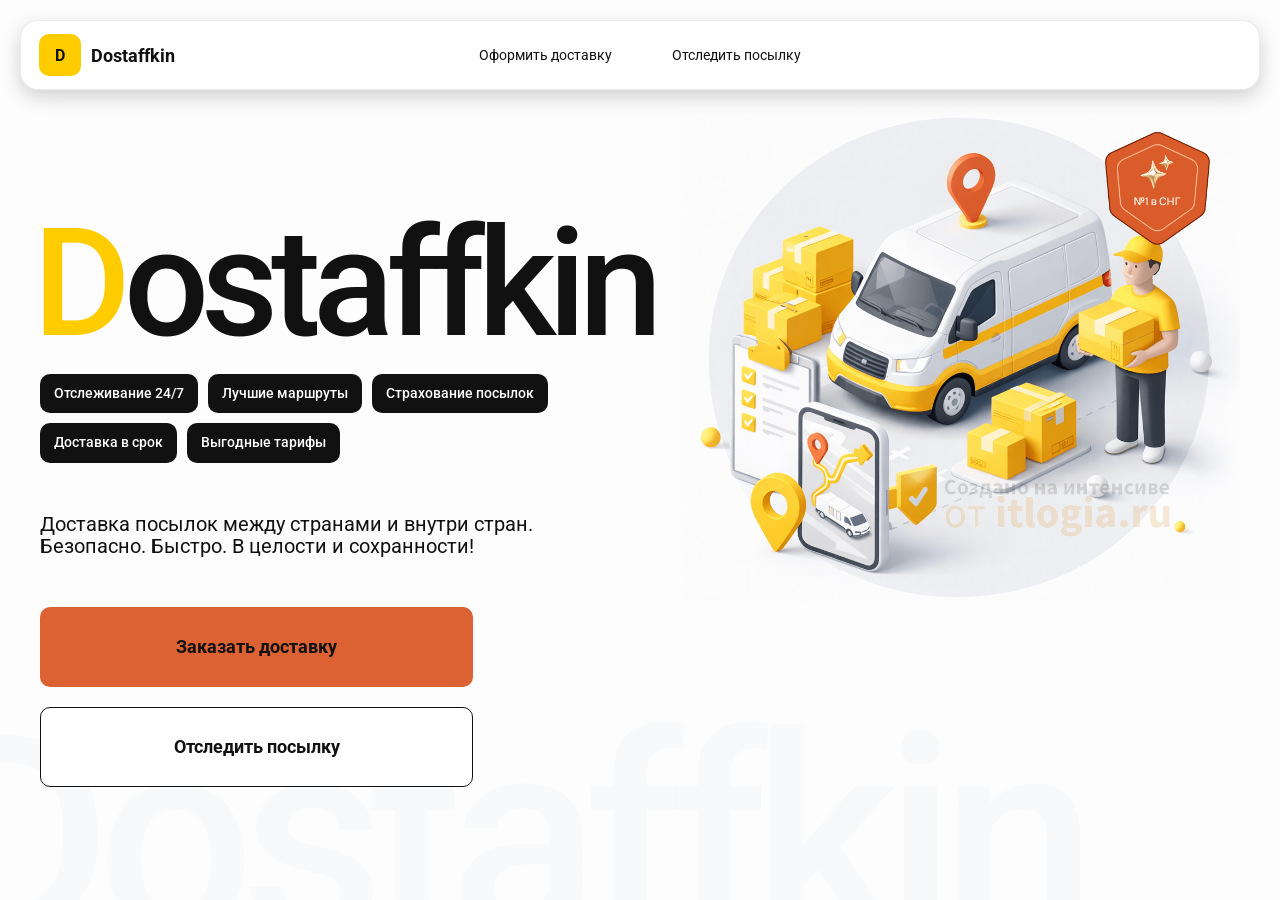
<file: index.html>
<!doctype html>
<html lang="ru">

<head>
  <meta charset="utf-8" />
  <meta name="viewport" content="width=device-width,initial-scale=1,maximum-scale=1,user-scalable=0" />
  <title>Dostaffkin — Доставка посылок между странами и внутри стран. Безопасно. Быстро. В целости и сохранности!
  </title>
  <link href="styles/base.css" rel="stylesheet" />
  <link href="styles/base_adaptive.css" rel="stylesheet" />
  <link href="styles/index.css" rel="stylesheet" />
  <link href="styles/index_adaptive.css" rel="stylesheet" />
</head>

<body>
  <div class="container">
    <header class="header">
      <a class="header-brand" href="#">
        <div class="header-logo">D</div>
        <div class="header-title">Dostaffkin</div>
      </a>
      <nav class="header-menu">
        <a class="header-link" href="./order.html">Оформить <span>доставку</span></a>
        <a class="header-link" href="./track.html">Отследить <span>посылку</span></a>
      </nav>
    </header>
    <main class="main">
      <section class="main-info">
        <div class="main-title">
          <span>D</span>ostaffkin
        </div>
        <div class="main-features">
          <div class="main-feature">Отслеживание 24/7</div>
          <div class="main-feature">Лучшие маршруты</div>
          <div class="main-feature">Страхование посылок</div>
          <div class="main-feature">Доставка в срок</div>
          <div class="main-feature">Выгодные тарифы</div>
        </div>
        <div class="main-description">
          Доставка посылок между странами и внутри стран.
          Безопасно. Быстро. В целости и сохранности!
        </div>
        <div class="main-actions">
          <a class="button" type="button" href="./order.html">Заказать доставку</a>
          <a class="button button-white" type="button" href="./track.html">Отследить посылку</a>
        </div>

      </section>
      <div class="main-title-ghost">Dostaffkin</div>
      <section class="main-image">
        <img src="images/main-image.png" alt="Main image" />
      </section>
    </main>
  </div>
</body>

</html>
</file>
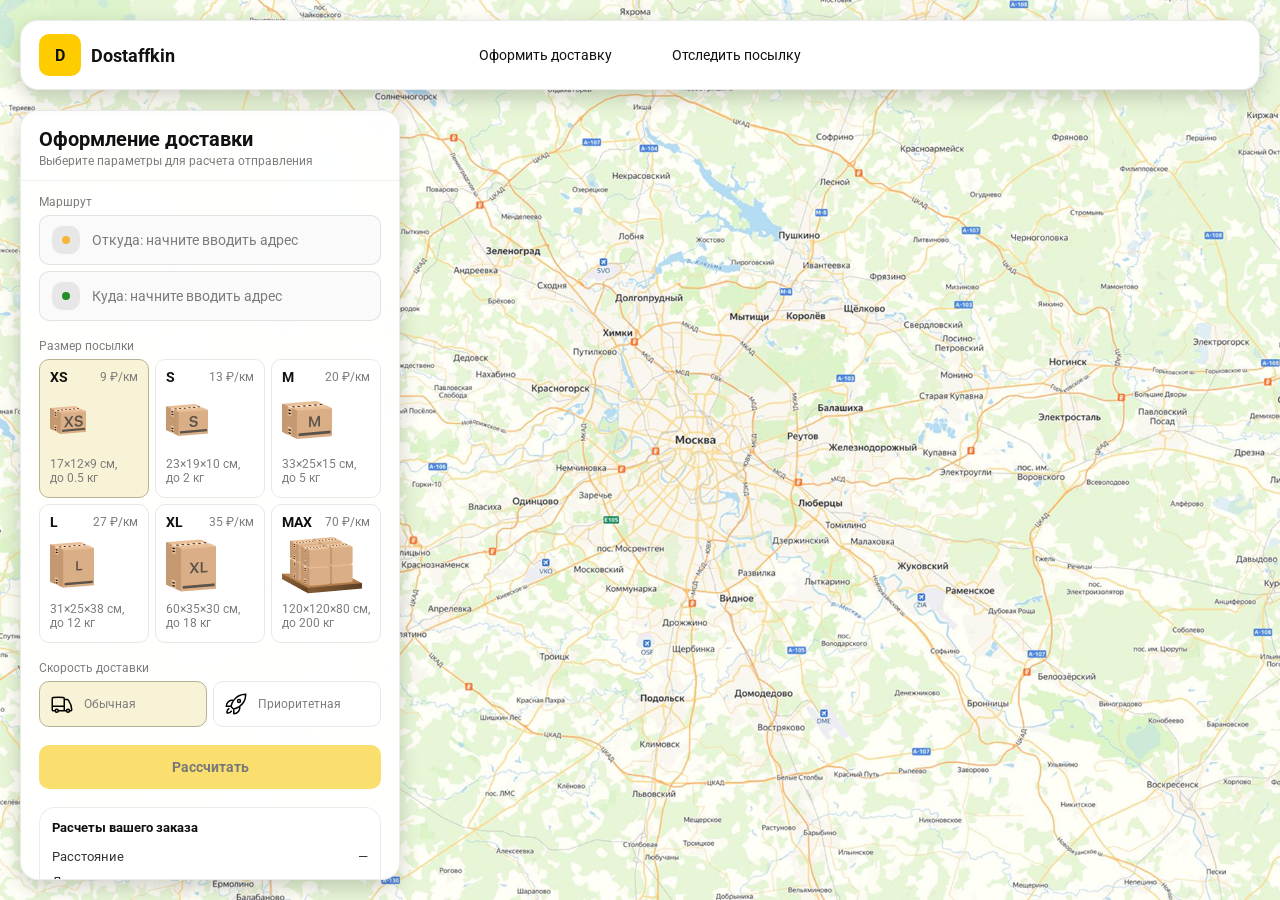
<file: order.html>
<!doctype html>
<html lang="ru">

<head>
  <meta charset="utf-8" />
  <meta name="viewport" content="width=device-width,initial-scale=1,maximum-scale=1,user-scalable=0" />
  <title>Оформление доставки</title>

  <link rel="stylesheet" href="styles/base.css" />
  <link rel="stylesheet" href="styles/base_adaptive.css" />

  <link rel="stylesheet" href="styles/order.css" />
  <link rel="stylesheet" href="styles/order_adaptive.css" />
</head>

<body>
  <div id="map"></div>
  <header class="header">
    <a class="header-brand" href="./index.html">
      <div class="header-logo">D</div>
      <div class="header-title">Dostaffkin</div>
    </a>
    <nav class="header-menu">
      <a class="header-link" href="#">Оформить <span>доставку</span></a>
      <a class="header-link" href="./track.html">Отследить <span>посылку</span></a>
    </nav>
  </header>
  <aside class="main" id="sidebar">
    <div class="main-header">
      <div class="main-title">Оформление доставки</div>
      <div class="main-text">Выберите параметры для расчета отправления</div>
    </div>
    <div class="main-content">
      <div class="main-route">
        <div class="main-block-title">Маршрут</div>
        <div class="main-fields">
          <div class="main-field" id="fromField">
            <div class="main-pin"></div>
            <input id="from" placeholder="Откуда: начните вводить адрес" autocomplete="off" />
            <div class="main-ac" id="fromAc" role="listbox" aria-label="Подсказки адресов"></div>
          </div>
          <div class="main-field" id="toField">
            <div class="main-pin"></div>
            <input id="to" placeholder="Куда: начните вводить адрес" autocomplete="off" />
            <div class="main-ac" id="toAc" role="listbox" aria-label="Подсказки адресов"></div>
          </div>
        </div>
      </div>

      <div class="main-package">
        <div class="main-block-title">Размер посылки</div>

        <div class="main-sizes">
          <div class="main-size-card is-active" data-value="xs">
            <div class="main-size-top">
              <div class="main-size-label">XS</div>
              <div class="main-size-rate">9 ₽/км</div>
            </div>
            <div class="main-size-media">
              <img src="images/sizes/xs.png" alt="Короб XS" />
            </div>
            <div class="main-size-description">17×12×9 см,<br>до 0.5 кг</div>
          </div>

          <div class="main-size-card" data-value="s">
            <div class="main-size-top">
              <div class="main-size-label">S</div>
              <div class="main-size-rate">13 ₽/км</div>
            </div>
            <div class="main-size-media">
              <img src="images/sizes/s.png" alt="Короб S" />
            </div>
            <div class="main-size-description">23×19×10 см,<br>до 2 кг</div>
          </div>

          <div class="main-size-card" data-value="m">
            <div class="main-size-top">
              <div class="main-size-label">M</div>
              <div class="main-size-rate">20 ₽/км</div>
            </div>
            <div class="main-size-media">
              <img src="images/sizes/m.png" alt="Короб M" />
            </div>
            <div class="main-size-description">33×25×15 см,<br>до 5 кг</div>
          </div>

          <div class="main-size-card" data-value="l">
            <div class="main-size-top">
              <div class="main-size-label">L</div>
              <div class="main-size-rate">27 ₽/км</div>
            </div>
            <div class="main-size-media">
              <img src="images/sizes/l.png" alt="Короб L" />
            </div>
            <div class="main-size-description">31×25×38 см,<br>до 12 кг</div>
          </div>

          <div class="main-size-card" data-value="xl">
            <div class="main-size-top">
              <div class="main-size-label">XL</div>
              <div class="main-size-rate">35 ₽/км</div>
            </div>
            <div class="main-size-media">
              <img src="images/sizes/xl.png" alt="Короб XL" />
            </div>
            <div class="main-size-description">60×35×30 см,<br>до 18 кг</div>
          </div>

          <div class="main-size-card" data-value="max">
            <div class="main-size-top">
              <div class="main-size-label">MAX</div>
              <div class="main-size-rate">70 ₽/км</div>
            </div>
            <div class="main-size-media main-size-media-palleta">
              <img src="images/sizes/max.png" alt="Паллета" />
            </div>
            <div class="main-size-description">120×120×80 см,<br>до 200 кг</div>
          </div>
        </div>
      </div>

      <div class="main-speed">
        <div class="main-block-title">Скорость доставки</div>

        <div class="main-speeds">
          <div class="main-speed-card is-active" data-value="regular">
            <img class="main-speed-media" src="images/icons/regular.svg" alt="Regular" />
            <div class="main-speed-description">Обычная</div>
          </div>
          <div class="main-speed-card" data-value="fast">
            <img class="main-speed-media" src="images/icons/fast.svg" alt="Fast" />
            <div class="main-speed-description">Приоритетная</div>
          </div>

        </div>
      </div>
      <div class="main-calculate-block">
        <button id="calc" class="button calculate-button" type="button" disabled>Рассчитать</button>
      </div>
      <div class="main-result" id="result">
        <div class="main-result-title">Расчеты вашего заказа</div>
        <div class="main-result-lines">
          <div class="main-result-line"><span>Расстояние</span><span id="distanceValue">—</span></div>
          <div class="main-result-line"><span>Доставим через</span><span id="durationValue">—</span></div>
          <div class="main-result-line"><span>Тариф</span><span id="rateValue">—</span></div>
        </div>
        <div class="main-price">
          <div class="main-price-label">Итого</div>
          <div class="main-price-value" id="totalValue">—</div>
        </div>
      </div>

      <div class="main-order-box">
        <div class="main-order-form" id="orderForm">
          <div class="main-order-title">Оформление доставки</div>
          <div class="main-block-info-row">
            <div class="main-block-title">Контакты</div>
            <div class="order-fields">
              <div class="main-field">
                <input id="customerName" placeholder="Ваше имя" autocomplete="off" />
              </div>
              <div class="main-field">
                <input id="customerPhone" placeholder="Ваш телефон" autocomplete="off" inputmode="tel" />
              </div>
            </div>
          </div>
          <div class="main-block-info-row extra-info">
            <div class="main-block-title">Дополнительная информация</div>
            <div class="main-field textarea">
              <textarea id="comment" placeholder="Детали доставки и комментарии"></textarea>
            </div>
          </div>
          <button id="submit" class="button main-submit-request" type="button" disabled>Отправить
            заявку
          </button>
        </div>

        <div class="main-order-success" id="orderSuccess">
          <div class="main-success-icon">✓</div>
          <div class="main-success-title">Заявка отправлена!</div>
          <div class="main-success-title">Номер отправления – <span id="orderId"></span></div>
          <div class="main-success-subtitle">Мы скоро свяжемся с вами</div>
        </div>
      </div>
    </div>
  </aside>
</body>

</html>
</file>
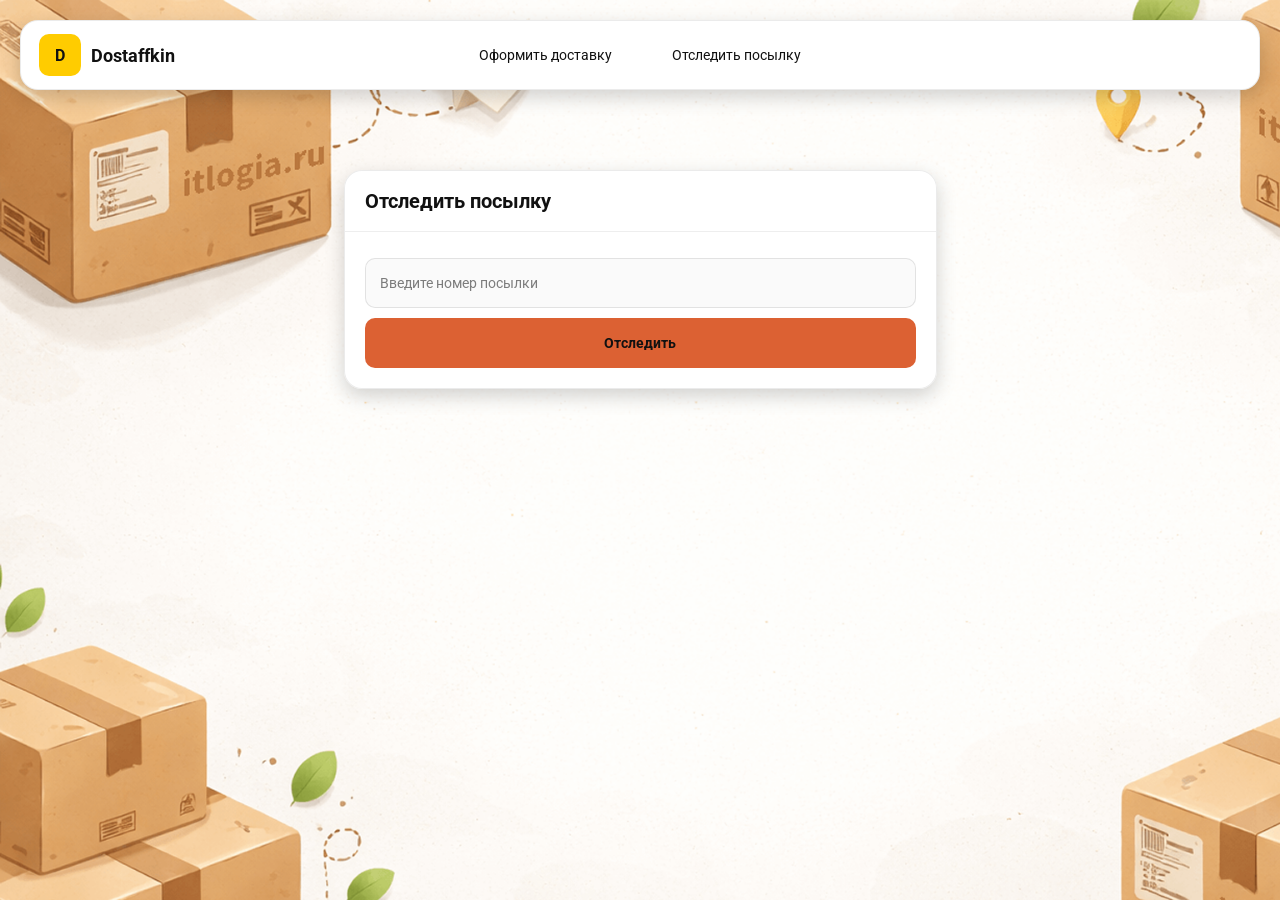
<file: track.html>
<!doctype html>
<html lang="ru">

<head>
  <meta charset="utf-8" />
  <meta name="viewport" content="width=device-width,initial-scale=1,maximum-scale=1,user-scalable=0" />
  <title>Отследить посылку</title>
  <link rel="stylesheet" href="styles/base.css" />
  <link rel="stylesheet" href="styles/base_adaptive.css" />

  <link rel="stylesheet" href="styles/track.css" />
  <link rel="stylesheet" href="styles/track_adaptive.css" />
</head>

<body>
  <div class="container">
    <header class="header">
      <a class="header-brand" href="./index.html">
        <div class="header-logo">D</div>
        <div class="header-title">Dostaffkin</div>
      </a>
      <nav class="header-menu">
        <a class="header-link" href="./order.html">Оформить <span>доставку</span></a>
        <a class="header-link" href="#">Отследить <span>посылку</span></a>
      </nav>
    </header>

    <main class="track-content">
      <section class="track-card track-search">
        <div class="track-title">Отследить посылку</div>
        <div class="track-action">
          <div class="main-field track-field">
            <input id="trackNumber" placeholder="Введите номер посылки" autocomplete="off" />
          </div>
          <button id="trackButton" class="button track-button" type="button">Отследить</button>
        </div>
      </section>

      <section class="track-card track-result" id="trackResult">
        <div class="track-result-header">
          <div class="track-id" id="trackIdValue"></div>
          <div class="track-routes">
            <div class="track-route">
              <div class="track-route-pin">
                <svg xmlns="http://www.w3.org/2000/svg" fill="none" viewBox="0 0 24 24" stroke-width="1.5"
                  stroke="orange" class="size-6">
                  <path stroke-linecap="round" stroke-linejoin="round" d="M15 10.5a3 3 0 1 1-6 0 3 3 0 0 1 6 0Z" />
                  <path stroke-linecap="round" stroke-linejoin="round"
                    d="M19.5 10.5c0 7.142-7.5 11.25-7.5 11.25S4.5 17.642 4.5 10.5a7.5 7.5 0 1 1 15 0Z" />
                </svg>
              </div>
              <div class="track-route-address" id="trackFromValue">
                Откуда: Москва, улица Арбат, 1
              </div>
            </div>
            <div class="track-route track-route-arrow">
              <svg xmlns="http://www.w3.org/2000/svg" fill="none" viewBox="0 0 24 24" stroke-width="1.5"
                stroke="currentColor" class="size-6">
                <path stroke-linecap="round" stroke-linejoin="round" d="M19.5 13.5 12 21m0 0-7.5-7.5M12 21V3" />
              </svg>
            </div>
            <div class="track-route">
              <div class="track-route-pin">
                <svg xmlns="http://www.w3.org/2000/svg" fill="none" viewBox="0 0 24 24" stroke-width="1.5"
                  stroke="green" class="size-6">
                  <path stroke-linecap="round" stroke-linejoin="round" d="M15 10.5a3 3 0 1 1-6 0 3 3 0 0 1 6 0Z" />
                  <path stroke-linecap="round" stroke-linejoin="round"
                    d="M19.5 10.5c0 7.142-7.5 11.25-7.5 11.25S4.5 17.642 4.5 10.5a7.5 7.5 0 1 1 15 0Z" />
                </svg>
              </div>
              <div class="track-route-address" id="trackToValue">
                Куда: Минск, проспект Независимости, 58
              </div>
            </div>
          </div>
        </div>
        <div class="track-info">
          <div class="track-status-title">Статус данной посылки:</div>
          <div class="track-status-list" id="trackStatusList">


            <div class="track-status created">
              <img src="images/icons/created.svg" class="track-status-icon" alt="Created">
              <div class="track-status-text">
                <div class="track-status-text-state">Создан</div>
                <div class="track-status-text-date">10.01.2026</div>
              </div>
            </div>

            <div class="track-status in-way">
              <img src="images/icons/in-way.svg" class="track-status-icon" alt="In way">
              <div class="track-status-text">
                <div class="track-status-text-state">В пути: Москва</div>
                <div class="track-status-text-date">18.01.2026</div>
              </div>
            </div>

            <div class="track-status ready">
              <img src="images/icons/ready.svg" class="track-status-icon" alt="Ready">
              <div class="track-status-text">
                <div class="track-status-text-state">Готов к выдаче</div>
                <div class="track-status-text-date">25.01.2026</div>
              </div>
            </div>

            <div class="track-status done">
              <img src="images/icons/done.svg" class="track-status-icon" alt="Done">
              <div class="track-status-text">
                <div class="track-status-text-state">Вручен</div>
                <div class="track-status-text-date">27.01.2026</div>
              </div>
            </div>

          </div>
        </div>
      </section>

    </main>

  </div>
</body>

</html>
</file>
<file: styles/base.css>
*, *::before, *::after {
    box-sizing: border-box;
}

@font-face {
    font-family: "Roboto";
    src: url("../fonts/Roboto-Regular.ttf");
    font-weight: normal;
}

@font-face {
    font-family: "Roboto";
    src: url("../fonts/Roboto-Bold.ttf");
    font-weight: bold;
}

@font-face {
    font-family: "Roboto";
    src: url("../fonts/Roboto-Medium.ttf");
    font-weight: 500;
}

html, body {
    margin: 0;
    color: #111111;
    font-family: "Roboto", sans-serif;
}

body {
    background: #FDFDFD;
}

.header {
    border-radius: 18px;
    box-shadow: 0 7px 20px 0 #0000002E;
    backdrop-filter: blur(10px);
    background: #ffffff;
    left: 20px;
    border: 1px solid rgba(0, 0, 0, 0.08);
    position: fixed;
    right: 20px;
    top: 20px;
    padding: 14px 18px;
    height: 70px;
    display: flex;
    align-items: center;
    z-index: 6;
}

.header-brand {
    display: flex;
    align-items: center;
    text-decoration: none;
    gap: 10px;
}

.header-logo {
    width: 42px;
    height: 42px;
    border-radius: 10px;
    background: #FFCC00;
    display: grid;
    place-items: center;
    font-weight: bold;
    color: #111;
}

.header-title {
    font-size: 18px;
    font-weight: bold;
    color: #111111;
    text-decoration: none;
}

.header-menu {
    display: flex;
    align-items: center;
    gap: 60px;
    margin: 0;
    position: absolute;
    left: 50%;
    transform: translateX(-50%);
}

.header-link {
    font-size: 14px;
    color: #111111;
    text-decoration: none;
}

.button {
    border: 0;
    outline: none;
    height: 44px;
    border-radius: 10px;
    font-size: 14px;
    font-weight: bold;
    cursor: pointer;
    font-family: inherit;
    transition: transform .08s ease, opacity .12s ease;
    background: #DC6133;
    color: #111111;
    text-align: center;
    text-decoration: none;
}

.button:hover {
    background-color: #E5BC19;
}

.button:disabled {
    cursor: not-allowed;
    background-color: #FADE6E;
    color: #787878;
    transform: none;
}

.button.button-white {
    background: #ffffff;
    border: 1px solid #111111;
}

.button.button-white:hover {
    background: rgb(241 241 241);
}

.main-field {
    display: flex;
    align-items: center;
    margin-top: 6px;
    gap: 10px;
    border: 1px solid #1111111A;
    background: #FAFAFA;
    border-radius: 10px;
    padding: 10px 12px;
    position: relative;
    box-sizing: border-box;
    height: 50px;
}

.main-field.textarea {
    height: auto;
}

.main-pin {
    width: 28px;
    height: 28px;
    border-radius: 10px;
    background: rgba(17, 17, 17, 0.08);
    display: grid;
    place-items: center;
    flex: 0 0 auto;
    position: relative;
}

.main-pin::before {
    content: "";
    width: 8px;
    height: 8px;
    border-radius: 999px;
    background: orange;
    opacity: .75;
    display: block;
}

.main-field:last-child .main-pin::before {
    background: green;
    opacity: .85;
}

input, textarea {
    width: 100%;
    border: 0;
    outline: none;
    background: transparent;
    font-size: 14px;
    color: #111111;
    font-family: inherit;
}

textarea {
    resize: vertical;
    min-height: 72px;
    padding: 2px 0;
}

input::placeholder, textarea::placeholder {
    color: #7C7C7C;
}

.main-field:focus-within {
    border-color: rgba(0, 0, 0, 0.20);
    box-shadow: 0 0 0 4px rgba(255, 204, 0, 0.35);
    background: rgba(255, 255, 255, 0.75);
}
</file>
<file: styles/base_adaptive.css>
@media (max-width: 767px) {
    .header {
        left: 10px;
        right: 10px;
        top: 10px;
    }

    .header-link span {
        display: none;
    }

    .header-menu {
        gap: 20px;
        justify-content: flex-start;
        margin: 0 0 0 30px;
        position: static;
        transform: none;
    }
}

@media (max-width: 420px) {
    .header-title {
        display: none;
    }
}

@media (max-width: 374px) {
    .header-menu {
        gap: 10px;
        margin: 0 0 0 10px;
    }
}
</file>
<file: styles/index.css>
.container {
    overflow: hidden;
    min-height: 100vh;
}

.main {
    padding: 111px 40px 40px;
    position: relative;
    display: flex;
}

.main-info {
    max-width: 840px;
    width: 100%;
    position: relative;
}

.main-title {
    margin-top: 98px;
    font-weight: 500;
    font-size: 200px;
    line-height: 1;
    letter-spacing: -0.05em;
    color: #111111;
    left: -15px;
    position: relative;
}

.main-title span {
    color: #ffcc00;
}

.main-features {
    margin-top: 15px;
    display: flex;
    flex-wrap: wrap;
    gap: 10px;
}

.main-feature {
    background: #111111;
    color: #ffffff;
    padding: 12px 14px;
    font-weight: 500;
    font-size: 14px;
    line-height: 1.1;
    border-radius: 10px;
}

.main-description {
    margin-top: 50px;
    max-width: 500px;
    font-size: 20px;
    line-height: 1.1;
    color: #111111;
}

.main-actions {
    margin-top: 50px;
    display: flex;
    flex-direction: column;
    gap: 20px;
}

.main-actions .button {
    height: 80px;
    width: 433px;
    font-size: 18px;
    font-weight: bold;
    place-items: center;
    display: grid;
}

.main-title-ghost {
    position: absolute;
    z-index: -1;
    left: -70px;
    bottom: -150px;
    font-weight: 500;
    font-size: 278px;
    line-height: 1;
    letter-spacing: -0.05em;
    color: #ECEDF04D;
}
.main-image {
    width: 1024px;
    top: 100px;
    z-index: -2;
}

.main-image img {
    width: 100%;
    max-width: 1024px;
    height: auto;
    display: block;
}
</file>
<file: styles/index_adaptive.css>
@media (max-width: 1760px) {
    .main-title {
        font-size: 150px;
        left: -7px;
    }

    .main-info {
        max-width: 640px;
    }
}

@media (max-width: 1200px) {
    .main-info {
        max-width: 540px;
    }

    .main {
        padding: 111px 20px 20px;
    }

    .main-title {
        font-size: 120px;
        left: -4px;
    }

    .main-title-ghost {
        font-size: 220px;
    }
}

@media (max-width: 1024px) {
    .main-title {
        margin-top: 30px;
    }

    .main {
        flex-direction: column-reverse;
    }

    .main-image {
        max-width: 350px;
        position: absolute;
        left: 370px;
        top: 370px;
    }

    .main-info {
        max-width: 100%;
    }

    .main-actions {
        gap: 10px;
    }

    .main-actions .button {
        height: 50px;
        font-size: 14px;
        width: auto;
        max-width: 300px;
    }

    .main-description {
        max-width: 350px;
    }
}

@media (max-width: 570px) {
    .main-title {
        font-size: 88px;
    }

    .main-description {
        max-width: 100%
    }

    .main-actions {
       width: 100%;
    }

    .main-actions .button {
        width: 100%;
        max-width: 100%
    }

    .main-image {
        max-width: 650px;
        position: absolute;
        left: 170px;
        top: 70px;
        opacity: 0.2;
    }
}

@media (max-width: 400px) {
    .main-title {
        font-size: 70px;
    }
}
</file>
<file: styles/order.css>
#map {
    background-image: url("../images/order-bg.png");
    background-size: cover;
    position: fixed;
    inset: 0;
}

.main {
    border-radius: 18px;
    box-shadow: 0 7px 20px 0 #0000002E;
    backdrop-filter: blur(10px);
    background: rgba(255, 255, 255, 0.96);
    left: 20px;
    border: 1px solid rgba(0, 0, 0, 0.08);
    position: fixed;
    top: 110px;
    bottom: 20px;
    width: 380px;
    display: flex;
    flex-direction: column;
    overflow: hidden;
    z-index: 5;
}

.main-header {
    padding: 18px 18px 12px 18px;
    border-bottom: 1px solid rgba(0, 0, 0, 0.06);
    display: flex;
    flex-direction: column;
}

.main-title {
    font-size: 20px;
    line-height: 100%;
    font-weight: bold;
}

.main-text {
    font-size: 12px;
    margin-top: 5px;
    color: #7C7C7C;
}
.main-content {
    padding: 14px 18px 18px 18px;
    overflow: auto;
    scrollbar-width: none;
    display: flex;
    flex-direction: column;
    gap: 18px;
    flex: 1;
}

.main-block-title {
    font-size: 12px;
    color: #7C7C7C;
}

.main-route .main-block-title,
.main-package .main-block-title {
    margin-bottom: 6px;
}

.main-sizes {
    display: grid;
    gap: 6px;
    grid-template-columns: repeat(3, 1fr);
}

.main-size-card {
    border: 1px solid #E8E8E7;
    background: #FFFFFF;
    border-radius: 10px;
    padding: 10px;
    cursor: pointer;
    user-select: none;
    transition: transform .08s ease, border-color .12s ease, background .12s ease;
    min-height: 139px;
}

.main-size-card:hover {
    transform: translateY(-1px);
}

.main-size-card.is-active {
    background-color: #F8F2D6;
    border-color: #B7B196;
}

.main-size-top {
    display: flex;
    align-items: center;
    justify-content: space-between;
}

.main-size-label {
    font-weight: bold;
    font-size: 14px;
    color: #111111;
    line-height: 100%;
}

.main-size-rate {
    font-size: 12px;
    color: #7C7C7C;
    line-height: 100%;
}

.main-size-media {
    margin-top: 8px;
    height: 57px;
}

.main-size-description {
    margin-top: 8px;
    font-size: 12px;
    color: #7C7C7C;
    line-height: 1.2;
}

.calculate-button {
    width: 100%;
}

.main-result {
    border: 1px solid rgba(0, 0, 0, 0.08);
    background: rgba(255, 255, 255, 0.75);
    border-radius: 16px;
    padding: 12px;
    line-height: 1.25;
}

.main-result-title {
    font-weight: bold;
    font-size: 13px;
    color: #111111;
    margin-bottom: 13px;
}

.main-result-lines {
    gap: 8px;
    display: flex;
    flex-direction: column;
}

.main-result-line {
    font-size: 13px;
    color: rgba(17, 17, 17, 0.85);
    display: flex;
    justify-content: space-between;
}

.main-price {
    margin-top: 18px;
    padding-top: 10px;
    border-top: 1px dashed rgba(0, 0, 0, 0.12);
    display: flex;
    align-items: baseline;
    justify-content: space-between;
}

.main-price-label {
    font-size: 12px;
    color: rgba(17, 17, 17, 0.55);
}

.main-price-value {
    font-size: 20px;
    font-weight: bold;
    color: #111111;
    letter-spacing: -0.3px;
}

.main-order-box {
    background: #ffffff;
    border: 1px solid #E8E8E7;
    border-radius: 10px;
    padding: 12px;
}

.main-order-title {
    margin-bottom: 8px;
    font-weight: bold;
    font-size: 14px;
    color: #111111;
}

.main-block-info {
    display: flex;
    flex-direction: column;
    gap: 6px;
}

.order-fields {
    display: grid;
    grid-template-columns: 1fr 1fr;
    column-gap: 10px;
    margin-top: 6px;
}

.main-block-info-row.extra-info {
    display: block;
    margin-top: 13px;
}

.main-submit-request {
    width: 100%;
    margin-top: 6px;
}

.main-order-success {
    display: none;
    text-align: center;
    padding: 22px 12px;
    gap: 12px;
}

.main-order-success.is-visible {
    display: flex;
    flex-direction: column;
    align-items: center;
}

.main-success-icon {
    width: 56px;
    height: 56px;
    border-radius: 50%;
    background: #16a34a;
    color: #ffffff;
    display: grid;
    place-items: center;
    font-size: 30px;
}

.main-success-title {
    font-size: 14px;
    font-weight: bold;
    color: #111111;
}

.main-success-subtitle {
    font-size: 12px;
    color: rgba(17, 17, 17, 0.55);
    line-height: 1.3;
}

.main-speed .main-block-title {
    margin-bottom: 6px;
}

.main-speeds {
    display: grid;
    gap: 6px;
    grid-template-columns: repeat(2, 1fr);
}

.main-speed-card {
    border: 1px solid #E8E8E7;
    background: #FFFFFF;
    border-radius: 10px;
    padding: 10px;
    cursor: pointer;
    user-select: none;
    transition: transform .08s ease, border-color .12s ease, background .12s ease;
    display: flex;
    align-items: center;
    gap: 10px;
}

.main-speed-card:hover {
    transform: translateY(-1px);
}

.main-speed-card.is-active {
    background-color: #F8F2D6;
    border-color: #B7B196;
}

.main-speed-description {
    font-size: 12px;
    color: #7C7C7C;
    line-height: 1.2;
}
</file>
<file: styles/order_adaptive.css>
@media (max-width: 767px) {
    .main {
        left: 10px;
        right: 10px;
        top: 50%;
        bottom: 12px;
        width: auto;
        max-width: none;
    }
}

@media (max-width: 420px) {
    .main-sizes {
        grid-template-columns: repeat(2, 1fr);
    }
}
</file>
<file: styles/track.css>
.container {
    background: #F4F4F4 url("../images/track-bg.png");
    background-size: cover;
    min-height: 100vh;
    padding: 170px 0 50px 0;
}

.track-content {
    width: 593px;
    margin: 0 auto;
}

.track-card {
    width: 100%;
    border-radius: 18px;
    box-shadow: 0 7px 20px 0 #0000002E;
    backdrop-filter: blur(10px);
    background: rgba(255, 255, 255, 0.96);
    border: 1px solid rgba(0, 0, 0, 0.08);
}

.track-title {
    font-size: 20px;
    line-height: 100%;
    font-weight: bold;
    border-bottom: 1px solid #EEEEEE;
    padding: 20px;
}

.track-action {
    padding: 20px;
}

.track-button {
    width: 100%;
    height: 50px;
}

.track-field {
    margin-bottom: 10px;
}

.track-result {
    margin-top: 5px;
    display: none;
}

.track-result.is-visible {
    display: block;
}

.track-result-header {
    font-weight: bold;
    font-size: 14px;
    color: #111111;
    padding: 20px;
    border-bottom: 1px solid #EEEEEE;
}

.track-id {
    margin-bottom: 12px;
    font-size: 20px;
}

.track-routes {
    display: flex;
    flex-direction: column;
    gap: 10px;
    font-weight: normal;
}

.track-route {
    display: flex;
    align-items: center;
    gap: 10px;
}

.track-route-pin {
    width: 24px;
    height: 24px;
    flex-shrink: 0;
}

.track-route-arrow {
    padding: 15px 0;
    width: 24px;
    height: 24px;
}

.track-info {
    padding: 20px;
}

.track-status {
    display: flex;
    align-items: center;
    font-size: 12px;
    gap: 10px;
}

.track-status-title {
    font-size: 14px;
    color: #111111;
    margin-bottom: 20px;
}

.track-status-list {
    display: flex;
    flex-direction: column;
    gap: 15px;
}

.track-status-icon {
    width: 40px;
    height: 40px;
    border-radius: 50%;
    background: rgba(17, 17, 17, 0.08);
    display: grid;
    place-items: center;
    flex: 0 0 auto;
}

.track-status.created .track-status-icon {
    background-color: #F1CB00;
}

.track-status.in-way .track-status-icon {
    background-color: #F08A11;
}

.track-status.ready .track-status-icon {
    background-color: #A35D0A;
}

.track-status.done .track-status-icon {
    background-color: #37C93B;
}

.track-status-text {
    display: flex;
    align-items: center;
    justify-content: space-between;
    color: #111111;
    font-size: 12px;
    flex: 1;
}

.track-status-date {
    color: rgba(17, 17, 17, 0.55);
}
</file>
<file: styles/track_adaptive.css>
@media (max-width: 767px) {
    .container {
        padding: 130px 0 50px 0;
    }

    .track-content {
        width: 100%;
        padding-left: 10px;
        padding-right: 10px;
    }

    .track-result-header {
        padding: 20px;
    }
}
</file>
